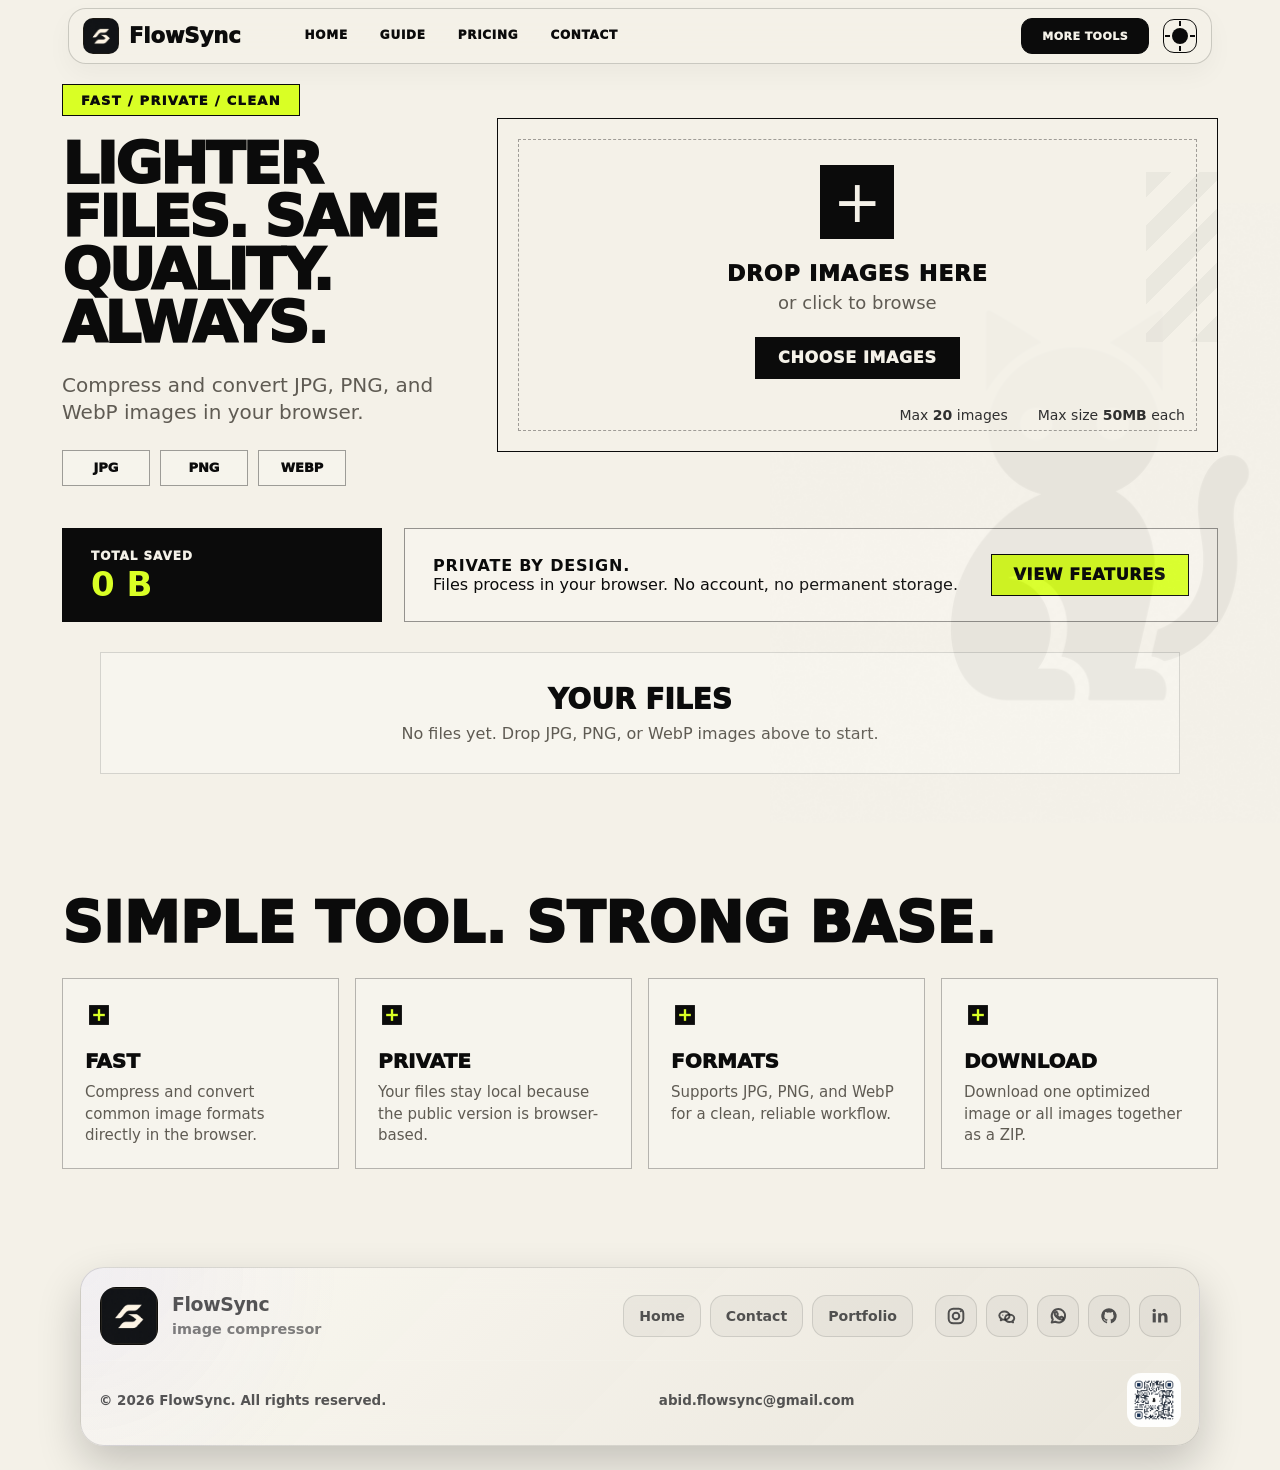
<file: index.html>
<!DOCTYPE html>

<html lang="en">
<head>
<meta charset="utf-8"/>
<meta name="viewport" content="width=device-width, initial-scale=1, viewport-fit=cover"/>
<title>FlowSync - Image compressor and converter</title>
<meta name="description" content="Compress PNG, JPG, and WebP images privately in your browser with FlowSync."/>
<meta name="robots" content="index, follow, max-image-preview:large"/>
<meta name="author" content="Abid Hasan"/>
<meta name="theme-color" content="#06090f"/>
<meta name="color-scheme" content="dark light"/>
<meta name="referrer" content="strict-origin-when-cross-origin"/>
<link rel="canonical" href="https://abid-root.github.io/coldboot-compressor/"/>
<link rel="manifest" href="site.webmanifest"/>
<link rel="icon" href="assets/common/favicon.ico" sizes="any"/>
<link rel="icon" href="assets/common/favicon-192.png" type="image/png" sizes="192x192"/>
<link rel="apple-touch-icon" href="assets/common/apple-touch-icon.png"/>
<meta property="og:type" content="website"/>
<meta property="og:site_name" content="FlowSync"/>
<meta property="og:title" content="FlowSync - Image compressor and converter"/>
<meta property="og:description" content="Compress PNG, JPG, and WebP images privately in your browser with FlowSync."/>
<meta property="og:url" content="https://abid-root.github.io/coldboot-compressor/"/>
<meta property="og:image" content="https://abid-root.github.io/coldboot-compressor/assets/common/compress-og.png"/>
<meta property="og:image:secure_url" content="https://abid-root.github.io/coldboot-compressor/assets/common/compress-og.png"/>
<meta property="og:image:width" content="1200"/>
<meta property="og:image:height" content="630"/>
<meta property="og:image:alt" content="FlowSync - Image compressor and converter preview image"/>
<meta name="twitter:card" content="summary_large_image"/>
<meta name="twitter:title" content="FlowSync - Image compressor and converter"/>
<meta name="twitter:description" content="Compress PNG, JPG, and WebP images privately in your browser with FlowSync."/>
<meta name="twitter:image" content="https://abid-root.github.io/coldboot-compressor/assets/common/compress-og.png"/>
<script type="application/ld+json">{"@context":"https://schema.org","@type":"WebPage","name":"FlowSync - Image compressor and converter","url":"https://abid-root.github.io/coldboot-compressor/","description":"Compress PNG, JPG, and WebP images privately in your browser with FlowSync.","publisher":{"@type":"Organization","name":"FlowSync"},"author":{"@type":"Person","name":"Abid Hasan"}}</script>
<style id="flowsync-final-device-guard">html{scroll-behavior:smooth;-webkit-text-size-adjust:100%;}body{overflow-x:hidden;}img,svg,video,canvas{max-width:100%;height:auto;}button,a,input,select,textarea{touch-action:manipulation;}:where(a,button,input,select,textarea):focus-visible{outline:2px solid currentColor;outline-offset:3px;}@media(max-width:760px){:where(.nav,.topbar,.header,.site-header,.navbar){max-width:100%;}:where(h1,.hero-title){overflow-wrap:break-word;}}</style>
<link href="assets/css/styles.css" rel="stylesheet"/>
</head>
<body>
<main class="site-shell">
<nav class="nav">
<a class="logo" href="./"><img alt="Blackone" aria-hidden="true" class="logo-mark logo-mark-light" decoding="async" loading="lazy" src="assets/img/blackone.webp"/><img alt="Whiteone" aria-hidden="true" class="logo-mark logo-mark-dark" decoding="async" loading="lazy" src="assets/img/whiteone.webp"/><span class="brand-name">FlowSync</span></a>
<div class="nav-links">
<a href="./">Home</a>
<a href="guide/">Guide</a>
<a href="pricing/">Pricing</a>
<a href="https://abid-root.github.io/contact/">Contact</a>
</div>
<div class="nav-actions">
<a class="btn-dark more-tools-btn" href="https://abid-root.github.io/">More tools</a>
<button aria-label="Toggle theme" class="theme-toggle theme-icon-toggle" id="themeToggle" type="button">
<span aria-hidden="true" class="toggle-sun"></span>
<span aria-hidden="true" class="toggle-moon"></span>
</button>
</div>
<button aria-label="Menu" class="btn icon-btn" type="button">
          ☰
        </button>
</nav>
<section class="hero">
<img alt="Cat Watermark" class="cat-mark" decoding="async" loading="lazy" src="assets/img/cat-watermark.png"/>
<div class="stripes"></div>
<div class="hero-copy">
<span class="eyebrow">FAST / PRIVATE / CLEAN</span>
<h1>Lighter files. Same quality. Always.</h1>
<p class="lede">
            Compress and convert JPG, PNG, and WebP images in your browser.
          </p>
<div class="formats">
<span>JPG</span><span>PNG</span><span>WEBP</span>
</div>
</div>
<div class="drop-panel" id="dropZone">
<div class="plus">+</div>
<div class="drop-title">Drop images here</div>
<div class="drop-sub">or click to browse</div>
<button class="btn btn-dark" id="chooseBtn">Choose images</button>
<input accept="image/jpeg,image/png,image/webp" class="file-input" id="fileInput" multiple="" type="file"/>
<div class="drop-meta">
<span>Max <b>20</b> images</span><span>Max size <b>50MB</b> each</span>
</div>
</div>
</section>
<section class="status-bar">
<div class="total-card">
<small>Total saved</small><strong><span id="totalSaved">0 B</span> <span id="totalPercent"></span></strong>
</div>
<div class="tip-card">
<div>
<b>Private by design.</b><br/>Files process in your browser. No
            account, no permanent storage.
          </div>
<a class="btn btn-lime" href="#features">View features</a>
</div>
</section>
<section class="upload-empty-card" id="uploadEmptyCard">
<h2>Your files</h2>
<p>No files yet. Drop JPG, PNG, or WebP images above to start.</p>
</section>
<section class="tinypng-results" id="tinyResults">
<div class="tiny-status-head">
<div class="tiny-status-copy">
<h2 id="tinyStatusTitle">Just a minute...</h2>
<p id="tinyStatusText">
              Your images are being optimized right now.
            </p>
</div>
<div class="tiny-progress-badge" id="tinyProgressBadge">0%</div>
<div class="tiny-done-actions" id="tinyDoneActions">
<button class="tiny-icon-btn" id="tinyZipTop" type="button">
              ZIP
            </button>
<button class="tiny-download-all" id="tinyDownloadTop" type="button">
              Download all images
            </button>
</div>
</div>
<div class="tiny-file-list" id="tinyFileList"></div>
<div class="tiny-bottom-bar" id="tinyBottomBar">
<span>Browser-based. No upload server.</span>
<button class="tiny-clear-all" id="tinyClearBottom" type="button">
            Clear
          </button>
<button class="tiny-icon-btn" id="tinyZipBottom" type="button">
            ZIP
          </button>
<button class="tiny-download-all" id="tinyDownloadBottom" type="button">
            Download all images
          </button>
</div>
</section>
<section class="section" id="features">
<h2>Simple tool. Strong base.</h2>
<div class="features-grid">
<div class="feature">
<div class="feature-icon">
<img alt="Feature Placeholder" decoding="async" loading="lazy" src="assets/img/feature-placeholder.svg"/>
</div>
<h3>Fast</h3>
<p>
              Compress and convert common image formats directly in the browser.
            </p>
</div>
<div class="feature">
<div class="feature-icon">
<img alt="Feature Placeholder" decoding="async" loading="lazy" src="assets/img/feature-placeholder.svg"/>
</div>
<h3>Private</h3>
<p>
              Your files stay local because the public version is browser-based.
            </p>
</div>
<div class="feature">
<div class="feature-icon">
<img alt="Feature Placeholder" decoding="async" loading="lazy" src="assets/img/feature-placeholder.svg"/>
</div>
<h3>Formats</h3>
<p>Supports JPG, PNG, and WebP for a clean, reliable workflow.</p>
</div>
<div class="feature">
<div class="feature-icon">
<img alt="Feature Placeholder" decoding="async" loading="lazy" src="assets/img/feature-placeholder.svg"/>
</div>
<h3>Download</h3>
<p>Download one optimized image or all images together as a ZIP.</p>
</div>
</div>
</section>
</main>
<script src="assets/js/app.js" type="module"></script>
<footer aria-label="Site footer" class="fs-mini-footer">
<div class="fs-mini-footer-main">
<a aria-label="Abid Hasan portfolio" class="fs-mini-brand" href="https://abid-root.github.io/">
<img alt="FlowSync logo" class="fs-mini-logo" decoding="async" loading="lazy" src="assets/common/blackone.webp"/>
<span class="fs-mini-title"><strong>FlowSync</strong><span>image compressor</span></span>
</a>
<nav aria-label="Footer links" class="fs-mini-links">
<a href="index.html">Home</a>
<a href="https://abid-root.github.io/contact/">Contact</a>
<a href="https://abid-root.github.io/">Portfolio</a>
</nav>
<div aria-label="Social links" class="fs-mini-social">
<a aria-label="Instagram" href="https://www.instagram.com/abid_flowsync/" rel="noopener noreferrer" target="_blank"><svg aria-hidden="true" viewBox="0 0 24 24"><rect height="16" rx="5" width="16" x="4" y="4"></rect><circle cx="12" cy="12" r="3.6"></circle><circle class="dot" cx="17.2" cy="6.8" r="1.2"></circle></svg></a>
<a aria-label="WeChat" href="https://u.wechat.com/IC6mJ_H7yV2F3v-F8A2mco8" rel="noopener noreferrer" target="_blank"><svg aria-hidden="true" viewBox="0 0 24 24"><path d="M9.2 7.1c-3.1 0-5.6 2-5.6 4.4 0 1.3.8 2.5 2.1 3.3l-.5 1.9 2.1-1c.6.2 1.2.3 1.9.3 3.1 0 5.6-2 5.6-4.5S12.3 7.1 9.2 7.1Z"></path><path d="M14.9 10.5c2.8 0 5 1.8 5 4 0 1.1-.6 2.2-1.7 2.9l.4 1.6-1.8-.8c-.6.2-1.2.3-1.9.3-2.8 0-5-1.8-5-4s2.2-4 5-4Z"></path><circle class="dot" cx="7.4" cy="11" r=".75"></circle><circle class="dot" cx="10.9" cy="11" r=".75"></circle></svg></a>
<a aria-label="WhatsApp" href="https://api.whatsapp.com/send?phone=8801933923053" rel="noopener noreferrer" target="_blank"><svg aria-hidden="true" viewBox="0 0 24 24"><path d="M5.1 19.2 6.3 15.8A7.3 7.3 0 1 1 8.9 18.2L5.1 19.2Z"></path><path d="M9.1 8.3c.3-.6.5-.7.9-.7h.5c.2 0 .4.1.5.4l.7 1.7c.1.3 0 .5-.1.7l-.4.5c-.1.2-.2.3 0 .6.4.7 1.4 1.8 2.5 2.3.3.1.5.1.7-.1l.7-.8c.2-.2.4-.2.7-.1l1.6.8c.3.1.4.3.4.6-.1.7-.9 1.7-1.9 1.7-1.8 0-5.7-1.8-7.3-5.3-.4-.9-.4-1.7-.1-2.3Z"></path></svg></a>
<a aria-label="GitHub" href="https://github.com/abid-root" rel="noopener noreferrer" target="_blank"><svg aria-hidden="true" viewBox="0 0 24 24"><path class="fill" d="M12 3.6a8.4 8.4 0 0 0-2.7 16.4c.4.1.6-.2.6-.4v-1.6c-2.3.5-2.8-1-2.8-1-.4-.9-.9-1.1-.9-1.1-.7-.5.1-.5.1-.5.8.1 1.3.9 1.3.9.7 1.3 2 .9 2.5.7.1-.6.3-1 .5-1.2-1.8-.2-3.7-.9-3.7-3.9 0-.9.3-1.6.8-2.1-.1-.2-.4-1 .1-2.1 0 0 .7-.2 2.2.8.6-.2 1.3-.3 2-.3s1.4.1 2 .3c1.5-1 2.2-.8 2.2-.8.5 1.1.2 1.9.1 2.1.5.6.8 1.3.8 2.1 0 3-1.9 3.7-3.7 3.9.3.3.6.8.6 1.6v2.2c0 .2.2.5.6.4A8.4 8.4 0 0 0 12 3.6Z"></path></svg></a>
<a aria-label="LinkedIn" href="https://www.linkedin.com/in/abid-flowsync" rel="noopener noreferrer" target="_blank"><svg aria-hidden="true" viewBox="0 0 24 24"><rect class="fill" height="10" width="3.4" x="4" y="9"></rect><circle class="fill" cx="5.7" cy="6" r="1.8"></circle><path class="fill" d="M10 9h3.2v1.4c.5-.8 1.5-1.6 3.1-1.6 3.2 0 3.9 2.1 3.9 4.8V19h-3.4v-5c0-1.2 0-2.8-1.7-2.8s-1.9 1.3-1.9 2.7V19H10V9Z"></path></svg></a>
</div>
</div>
<div class="fs-mini-bottom">
<span>© 2026 FlowSync. All rights reserved.</span>
<a class="fs-mini-email" href="mailto:abid.flowsync@gmail.com">abid.flowsync@gmail.com</a>
<a aria-label="Open Abid Hasan contact page" class="fs-mini-qr" href="https://abid-root.github.io/contact/">
<img alt="QR code for Abid Hasan contact page" decoding="async" loading="lazy" src="assets/common/flowsync-main-site-qr.png"/>
</a>
</div>
</footer>
</body>
</html>
</file>
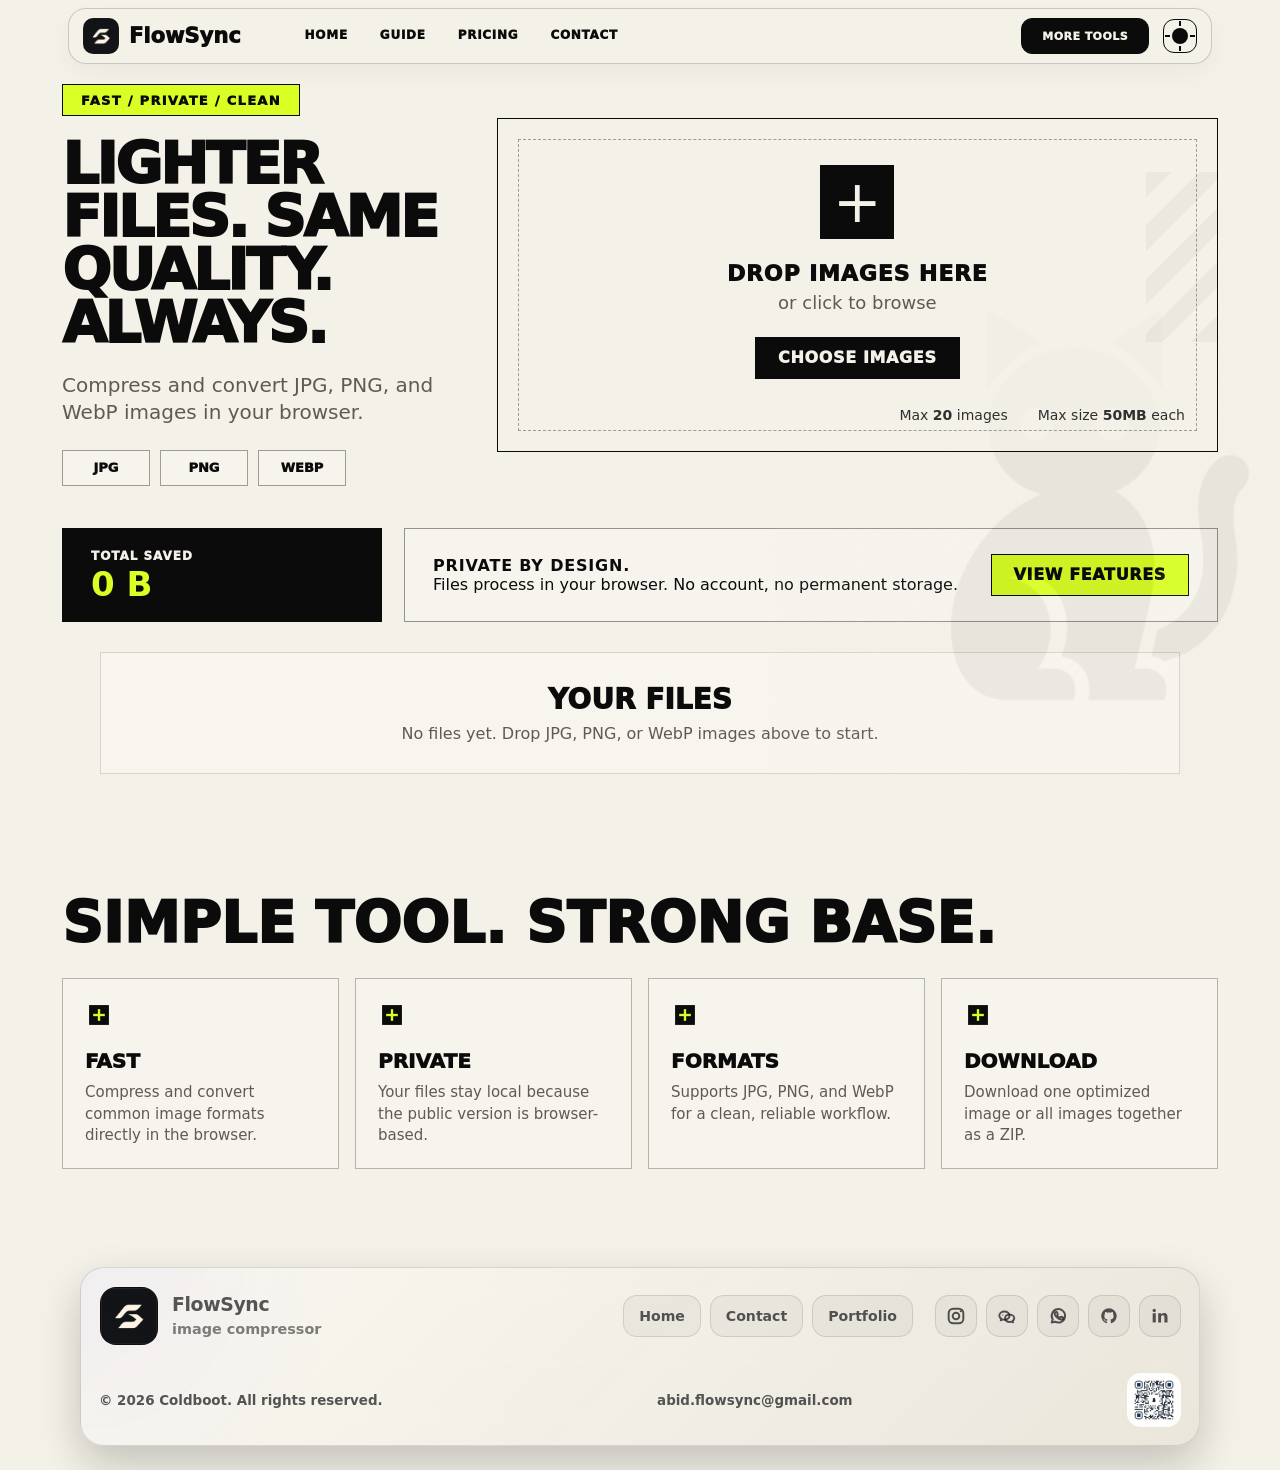
<file: flowsync-compressor-ready/index.html>
<!DOCTYPE html>

<html lang="en">
<head>
<meta charset="utf-8"/>
<meta content="width=device-width, initial-scale=1" name="viewport"/>
<title>FlowSync - Image compressor and converter</title>
<meta content="Compress JPG, PNG and WebP images directly in your browser. No backend, no uploads, private and fast." name="description"/>


<link href="site.webmanifest" rel="manifest"/>

<link href="assets/css/styles.css" rel="stylesheet"/>
<link href="assets/common/favicon-192.png" rel="icon" type="image/png"/><link href="assets/common/apple-touch-icon.png" rel="apple-touch-icon"/><script type="application/ld+json">{"@context": "https://schema.org", "@type": "WebSite", "name": "FlowSync Image Compressor", "url": "https://abid-root.github.io/coldboot-compressor-final/", "description": "Compress JPG, PNG and WebP images directly in your browser. No backend, no uploads, private and fast.", "publisher": {"@type": "Organization", "name": "FlowSync", "parentOrganization": {"@type": "Organization", "name": "Coldboot"}}, "author": {"@type": "Person", "name": "Abid Hasan"}}</script>
<meta name="description" content="Compress JPG, PNG, and WebP images privately in your browser with FlowSync, a Coldboot tool.">
<meta name="robots" content="index, follow, max-image-preview:large">
<meta name="author" content="Abid Hasan">
<meta name="theme-color" content="#06090f">
<meta name="color-scheme" content="dark light">
<meta name="referrer" content="strict-origin-when-cross-origin">
<link rel="canonical" href="https://abid-root.github.io/coldboot-compressor-final/">
<meta property="og:type" content="website">
<meta property="og:site_name" content="FlowSync">
<meta property="og:title" content="FlowSync - Image compressor and converter">
<meta property="og:description" content="Compress JPG, PNG, and WebP images privately in your browser with FlowSync, a Coldboot tool.">
<meta property="og:url" content="https://abid-root.github.io/coldboot-compressor-final/">
<meta property="og:image" content="https://abid-root.github.io/coldboot-compressor-final/assets/common/og.png">
<meta property="og:image:width" content="1200">
<meta property="og:image:height" content="630">
<meta name="twitter:card" content="summary_large_image">
<meta name="twitter:title" content="FlowSync - Image compressor and converter">
<meta name="twitter:description" content="Compress JPG, PNG, and WebP images privately in your browser with FlowSync, a Coldboot tool.">
<meta name="twitter:image" content="https://abid-root.github.io/coldboot-compressor-final/assets/common/og.png">

</head>
<body>
<main class="site-shell">
<nav class="nav">
<a class="logo" href="./"><img alt="Blackone" aria-hidden="true" class="logo-mark logo-mark-light" decoding="async" loading="lazy" src="assets/img/blackone.webp"/><img alt="Whiteone" aria-hidden="true" class="logo-mark logo-mark-dark" decoding="async" loading="lazy" src="assets/img/whiteone.webp"/><span class="brand-name">FlowSync</span></a>
<div class="nav-links">
<a href="./">Home</a>
<a href="guide/">Guide</a>
<a href="pricing/">Pricing</a>
<a href="https://abid-root.github.io/contact/">Contact</a>
</div>
<div class="nav-actions">
<a class="btn-dark more-tools-btn" href="https://abid-root.github.io/">More tools</a>
<button aria-label="Toggle theme" class="theme-toggle theme-icon-toggle" id="themeToggle" type="button">
<span aria-hidden="true" class="toggle-sun"></span>
<span aria-hidden="true" class="toggle-moon"></span>
</button>
</div>
<button aria-label="Menu" class="btn icon-btn" type="button">
          ☰
        </button>
</nav>
<section class="hero">
<img alt="Cat Watermark" class="cat-mark" decoding="async" loading="lazy" src="assets/img/cat-watermark.png"/>
<div class="stripes"></div>
<div class="hero-copy">
<span class="eyebrow">FAST / PRIVATE / CLEAN</span>
<h1>Lighter files. Same quality. Always.</h1>
<p class="lede">
            Compress and convert JPG, PNG, and WebP images in your browser.
          </p>
<div class="formats">
<span>JPG</span><span>PNG</span><span>WEBP</span>
</div>
</div>
<div class="drop-panel" id="dropZone">
<div class="plus">+</div>
<div class="drop-title">Drop images here</div>
<div class="drop-sub">or click to browse</div>
<button class="btn btn-dark" id="chooseBtn">Choose images</button>
<input accept="image/jpeg,image/png,image/webp" class="file-input" id="fileInput" multiple="" type="file"/>
<div class="drop-meta">
<span>Max <b>20</b> images</span><span>Max size <b>50MB</b> each</span>
</div>
</div>
</section>
<section class="status-bar">
<div class="total-card">
<small>Total saved</small><strong><span id="totalSaved">0 B</span> <span id="totalPercent"></span></strong>
</div>
<div class="tip-card">
<div>
<b>Private by design.</b><br/>Files process in your browser. No
            account, no permanent storage.
          </div>
<a class="btn btn-lime" href="#features">View features</a>
</div>
</section>
<section class="upload-empty-card" id="uploadEmptyCard">
<h2>Your files</h2>
<p>No files yet. Drop JPG, PNG, or WebP images above to start.</p>
</section>
<section class="tinypng-results" id="tinyResults">
<div class="tiny-status-head">
<div class="tiny-status-copy">
<h2 id="tinyStatusTitle">Just a minute...</h2>
<p id="tinyStatusText">
              Your images are being optimized right now.
            </p>
</div>
<div class="tiny-progress-badge" id="tinyProgressBadge">0%</div>
<div class="tiny-done-actions" id="tinyDoneActions">
<button class="tiny-icon-btn" id="tinyZipTop" type="button">
              ZIP
            </button>
<button class="tiny-download-all" id="tinyDownloadTop" type="button">
              Download all images
            </button>
</div>
</div>
<div class="tiny-file-list" id="tinyFileList"></div>
<div class="tiny-bottom-bar" id="tinyBottomBar">
<span>Browser-based. No upload server.</span>
<button class="tiny-clear-all" id="tinyClearBottom" type="button">
            Clear
          </button>
<button class="tiny-icon-btn" id="tinyZipBottom" type="button">
            ZIP
          </button>
<button class="tiny-download-all" id="tinyDownloadBottom" type="button">
            Download all images
          </button>
</div>
</section>
<section class="section" id="features">
<h2>Simple tool. Strong base.</h2>
<div class="features-grid">
<div class="feature">
<div class="feature-icon">
<img alt="Feature Placeholder" decoding="async" loading="lazy" src="assets/img/feature-placeholder.svg"/>
</div>
<h3>Fast</h3>
<p>
              Compress and convert common image formats directly in the browser.
            </p>
</div>
<div class="feature">
<div class="feature-icon">
<img alt="Feature Placeholder" decoding="async" loading="lazy" src="assets/img/feature-placeholder.svg"/>
</div>
<h3>Private</h3>
<p>
              Your files stay local because the public version is browser-based.
            </p>
</div>
<div class="feature">
<div class="feature-icon">
<img alt="Feature Placeholder" decoding="async" loading="lazy" src="assets/img/feature-placeholder.svg"/>
</div>
<h3>Formats</h3>
<p>Supports JPG, PNG, and WebP for a clean, reliable workflow.</p>
</div>
<div class="feature">
<div class="feature-icon">
<img alt="Feature Placeholder" decoding="async" loading="lazy" src="assets/img/feature-placeholder.svg"/>
</div>
<h3>Download</h3>
<p>Download one optimized image or all images together as a ZIP.</p>
</div>
</div>
</section>
</main>
<script src="assets/js/app.js" type="module"></script>
<footer aria-label="Site footer" class="fs-mini-footer">
<div class="fs-mini-footer-main">
<a aria-label="Abid Hasan portfolio" class="fs-mini-brand" href="https://abid-root.github.io/">
<img alt="FlowSync logo" class="fs-mini-logo" decoding="async" loading="lazy" src="assets/common/blackone.webp"/>
<span class="fs-mini-title"><strong>FlowSync</strong><span>image compressor</span></span>
</a>
<nav aria-label="Footer links" class="fs-mini-links">
<a href="index.html">Home</a>
<a href="https://abid-root.github.io/contact/">Contact</a>
<a href="https://abid-root.github.io/">Portfolio</a>
</nav>
<div aria-label="Social links" class="fs-mini-social">
<a aria-label="Instagram" href="https://www.instagram.com/abid_flowsync/" rel="noopener noreferrer" target="_blank"><svg aria-hidden="true" viewBox="0 0 24 24"><rect height="16" rx="5" width="16" x="4" y="4"></rect><circle cx="12" cy="12" r="3.6"></circle><circle class="dot" cx="17.2" cy="6.8" r="1.2"></circle></svg></a>
<a aria-label="WeChat" href="https://u.wechat.com/IC6mJ_H7yV2F3v-F8A2mco8" rel="noopener noreferrer" target="_blank"><svg aria-hidden="true" viewBox="0 0 24 24"><path d="M9.2 7.1c-3.1 0-5.6 2-5.6 4.4 0 1.3.8 2.5 2.1 3.3l-.5 1.9 2.1-1c.6.2 1.2.3 1.9.3 3.1 0 5.6-2 5.6-4.5S12.3 7.1 9.2 7.1Z"></path><path d="M14.9 10.5c2.8 0 5 1.8 5 4 0 1.1-.6 2.2-1.7 2.9l.4 1.6-1.8-.8c-.6.2-1.2.3-1.9.3-2.8 0-5-1.8-5-4s2.2-4 5-4Z"></path><circle class="dot" cx="7.4" cy="11" r=".75"></circle><circle class="dot" cx="10.9" cy="11" r=".75"></circle></svg></a>
<a aria-label="WhatsApp" href="https://api.whatsapp.com/send?phone=8801933923053" rel="noopener noreferrer" target="_blank"><svg aria-hidden="true" viewBox="0 0 24 24"><path d="M5.1 19.2 6.3 15.8A7.3 7.3 0 1 1 8.9 18.2L5.1 19.2Z"></path><path d="M9.1 8.3c.3-.6.5-.7.9-.7h.5c.2 0 .4.1.5.4l.7 1.7c.1.3 0 .5-.1.7l-.4.5c-.1.2-.2.3 0 .6.4.7 1.4 1.8 2.5 2.3.3.1.5.1.7-.1l.7-.8c.2-.2.4-.2.7-.1l1.6.8c.3.1.4.3.4.6-.1.7-.9 1.7-1.9 1.7-1.8 0-5.7-1.8-7.3-5.3-.4-.9-.4-1.7-.1-2.3Z"></path></svg></a>
<a aria-label="GitHub" href="https://github.com/abid-root" rel="noopener noreferrer" target="_blank"><svg aria-hidden="true" viewBox="0 0 24 24"><path class="fill" d="M12 3.6a8.4 8.4 0 0 0-2.7 16.4c.4.1.6-.2.6-.4v-1.6c-2.3.5-2.8-1-2.8-1-.4-.9-.9-1.1-.9-1.1-.7-.5.1-.5.1-.5.8.1 1.3.9 1.3.9.7 1.3 2 .9 2.5.7.1-.6.3-1 .5-1.2-1.8-.2-3.7-.9-3.7-3.9 0-.9.3-1.6.8-2.1-.1-.2-.4-1 .1-2.1 0 0 .7-.2 2.2.8.6-.2 1.3-.3 2-.3s1.4.1 2 .3c1.5-1 2.2-.8 2.2-.8.5 1.1.2 1.9.1 2.1.5.6.8 1.3.8 2.1 0 3-1.9 3.7-3.7 3.9.3.3.6.8.6 1.6v2.2c0 .2.2.5.6.4A8.4 8.4 0 0 0 12 3.6Z"></path></svg></a>
<a aria-label="LinkedIn" href="https://www.linkedin.com/in/abid-flowsync" rel="noopener noreferrer" target="_blank"><svg aria-hidden="true" viewBox="0 0 24 24"><rect class="fill" height="10" width="3.4" x="4" y="9"></rect><circle class="fill" cx="5.7" cy="6" r="1.8"></circle><path class="fill" d="M10 9h3.2v1.4c.5-.8 1.5-1.6 3.1-1.6 3.2 0 3.9 2.1 3.9 4.8V19h-3.4v-5c0-1.2 0-2.8-1.7-2.8s-1.9 1.3-1.9 2.7V19H10V9Z"></path></svg></a>
</div>
</div>
<div class="fs-mini-bottom">
<span>© 2026 Coldboot. All rights reserved.</span>
<a class="fs-mini-email" href="mailto:abid.flowsync@gmail.com">abid.flowsync@gmail.com</a>
<a aria-label="Open Abid Hasan contact page" class="fs-mini-qr" href="https://abid-root.github.io/contact/">
<img alt="QR code for Abid Hasan contact page" decoding="async" loading="lazy" src="assets/common/flowsync-main-site-qr.png"/>
</a>
</div>
</footer>
</body>
</html>
</file>
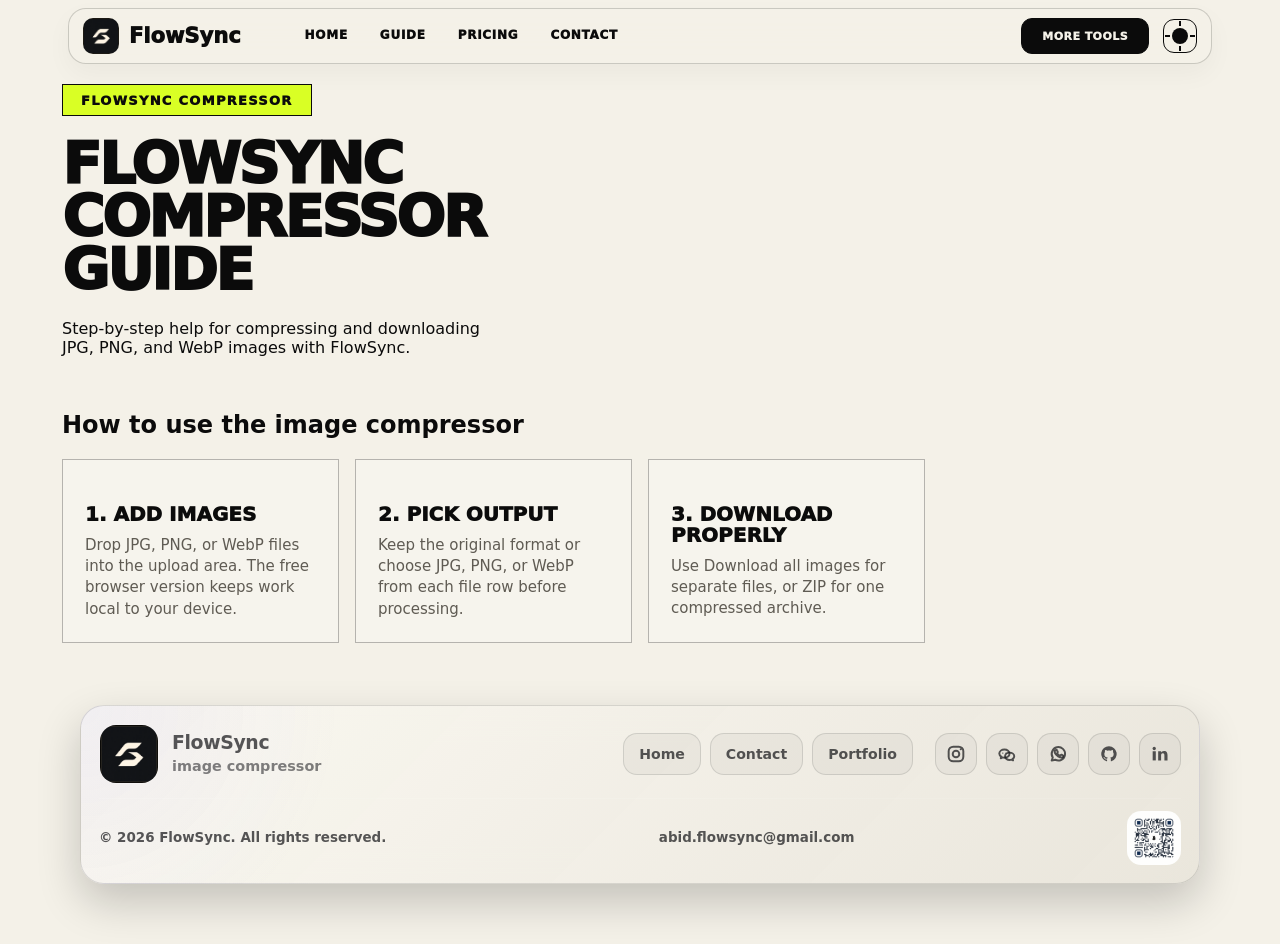
<file: guide/index.html>
<!DOCTYPE html>
<html lang="en">
<head>
<meta charset="utf-8"/>
<meta name="viewport" content="width=device-width, initial-scale=1, viewport-fit=cover"/>
<title>FlowSync Compressor Guide</title>
<meta name="description" content="Learn how to use FlowSync with clear steps, private browser-first tools, and clean output."/>
<meta name="robots" content="index, follow, max-image-preview:large"/>
<meta name="author" content="Abid Hasan"/>
<meta name="theme-color" content="#06090f"/>
<meta name="color-scheme" content="dark light"/>
<meta name="referrer" content="strict-origin-when-cross-origin"/>
<link rel="canonical" href="https://abid-root.github.io/coldboot-compressor/guide/"/>
<link rel="manifest" href="../site.webmanifest"/>
<link rel="icon" href="../assets/common/favicon.ico" sizes="any"/>
<link rel="icon" href="../assets/common/favicon-192.png" type="image/png" sizes="192x192"/>
<link rel="apple-touch-icon" href="../assets/common/apple-touch-icon.png"/>
<meta property="og:type" content="website"/>
<meta property="og:site_name" content="FlowSync"/>
<meta property="og:title" content="FlowSync Compressor Guide"/>
<meta property="og:description" content="Learn how to use FlowSync with clear steps, private browser-first tools, and clean output."/>
<meta property="og:url" content="https://abid-root.github.io/coldboot-compressor/guide/"/>
<meta property="og:image" content="https://abid-root.github.io/coldboot-compressor/assets/common/compress-og.png"/>
<meta property="og:image:secure_url" content="https://abid-root.github.io/coldboot-compressor/assets/common/compress-og.png"/>
<meta property="og:image:width" content="1200"/>
<meta property="og:image:height" content="630"/>
<meta property="og:image:alt" content="FlowSync Compressor Guide preview image"/>
<meta name="twitter:card" content="summary_large_image"/>
<meta name="twitter:title" content="FlowSync Compressor Guide"/>
<meta name="twitter:description" content="Learn how to use FlowSync with clear steps, private browser-first tools, and clean output."/>
<meta name="twitter:image" content="https://abid-root.github.io/coldboot-compressor/assets/common/compress-og.png"/>
<script type="application/ld+json">{"@context":"https://schema.org","@type":"WebPage","name":"FlowSync Compressor Guide","url":"https://abid-root.github.io/coldboot-compressor/guide/","description":"Learn how to use FlowSync with clear steps, private browser-first tools, and clean output.","publisher":{"@type":"Organization","name":"FlowSync"},"author":{"@type":"Person","name":"Abid Hasan"}}</script>
<style id="flowsync-final-device-guard">html{scroll-behavior:smooth;-webkit-text-size-adjust:100%;}body{overflow-x:hidden;}img,svg,video,canvas{max-width:100%;height:auto;}button,a,input,select,textarea{touch-action:manipulation;}:where(a,button,input,select,textarea):focus-visible{outline:2px solid currentColor;outline-offset:3px;}@media(max-width:760px){:where(.nav,.topbar,.header,.site-header,.navbar){max-width:100%;}:where(h1,.hero-title){overflow-wrap:break-word;}}</style>
<link rel="stylesheet" href="../assets/css/styles.css"/>
</head>
<body>
<main class="site-shell">
<nav class="nav">
<a class="logo" href="../index.html"><img alt="FlowSync logo" aria-hidden="true" class="logo-mark logo-mark-light" decoding="async" loading="lazy" src="../assets/img/blackone.webp"/><img alt="FlowSync logo" aria-hidden="true" class="logo-mark logo-mark-dark" decoding="async" loading="lazy" src="../assets/img/whiteone.webp"/><span class="brand-name">FlowSync</span></a>
<div class="nav-links">
<a href="../index.html">Home</a>
<a href="../guide/">Guide</a>
<a href="../pricing/">Pricing</a>
<a href="https://abid-root.github.io/contact/">Contact</a>
</div>
<div class="nav-actions">
<a class="btn-dark more-tools-btn" href="https://abid-root.github.io/">More tools</a>
<button aria-label="Toggle theme" class="theme-toggle theme-icon-toggle" id="themeToggle" type="button"><span aria-hidden="true" class="toggle-sun"></span><span aria-hidden="true" class="toggle-moon"></span></button>
</div>
</nav>
<section class="hero compact-hero">
<div class="hero-copy">
<span class="eyebrow">FlowSync compressor</span>
<h1>FlowSync Compressor Guide</h1>
<p>Step-by-step help for compressing and downloading JPG, PNG, and WebP images with FlowSync.</p>
</div>
</section>
<section class="section">

<h2>How to use the image compressor</h2>
<div class="features-grid">
  <article class="feature"><h3>1. Add images</h3><p>Drop JPG, PNG, or WebP files into the upload area. The free browser version keeps work local to your device.</p></article>
  <article class="feature"><h3>2. Pick output</h3><p>Keep the original format or choose JPG, PNG, or WebP from each file row before processing.</p></article>
  <article class="feature"><h3>3. Download properly</h3><p>Use Download all images for separate files, or ZIP for one compressed archive.</p></article>
</div>

</section>
<footer aria-label="Site footer" class="fs-mini-footer">
<div class="fs-mini-footer-main">
<a aria-label="Abid Hasan portfolio" class="fs-mini-brand" href="https://abid-root.github.io/">
<img alt="FlowSync logo" class="fs-mini-logo" decoding="async" loading="lazy" src="../assets/common/blackone.webp"/>
<span class="fs-mini-title"><strong>FlowSync</strong><span>image compressor</span></span>
</a>
<nav aria-label="Footer links" class="fs-mini-links">
<a href="../index.html">Home</a>
<a href="https://abid-root.github.io/contact/">Contact</a>
<a href="https://abid-root.github.io/">Portfolio</a>
</nav>
<div aria-label="Social links" class="fs-mini-social">
<a aria-label="Instagram" href="https://www.instagram.com/abid_flowsync/" rel="noopener noreferrer" target="_blank"><svg aria-hidden="true" viewBox="0 0 24 24"><rect height="16" rx="5" width="16" x="4" y="4"></rect><circle cx="12" cy="12" r="3.6"></circle><circle class="dot" cx="17.2" cy="6.8" r="1.2"></circle></svg></a>
<a aria-label="WeChat" href="https://u.wechat.com/IC6mJ_H7yV2F3v-F8A2mco8" rel="noopener noreferrer" target="_blank"><svg aria-hidden="true" viewBox="0 0 24 24"><path d="M9.2 7.1c-3.1 0-5.6 2-5.6 4.4 0 1.3.8 2.5 2.1 3.3l-.5 1.9 2.1-1c.6.2 1.2.3 1.9.3 3.1 0 5.6-2 5.6-4.5S12.3 7.1 9.2 7.1Z"></path><path d="M14.9 10.5c2.8 0 5 1.8 5 4 0 1.1-.6 2.2-1.7 2.9l.4 1.6-1.8-.8c-.6.2-1.2.3-1.9.3-2.8 0-5-1.8-5-4s2.2-4 5-4Z"></path><circle class="dot" cx="7.4" cy="11" r=".75"></circle><circle class="dot" cx="10.9" cy="11" r=".75"></circle></svg></a>
<a aria-label="WhatsApp" href="https://api.whatsapp.com/send?phone=8801933923053" rel="noopener noreferrer" target="_blank"><svg aria-hidden="true" viewBox="0 0 24 24"><path d="M5.1 19.2 6.3 15.8A7.3 7.3 0 1 1 8.9 18.2L5.1 19.2Z"></path><path d="M9.1 8.3c.3-.6.5-.7.9-.7h.5c.2 0 .4.1.5.4l.7 1.7c.1.3 0 .5-.1.7l-.4.5c-.1.2-.2.3 0 .6.4.7 1.4 1.8 2.5 2.3.3.1.5.1.7-.1l.7-.8c.2-.2.4-.2.7-.1l1.6.8c.3.1.4.3.4.6-.1.7-.9 1.7-1.9 1.7-1.8 0-5.7-1.8-7.3-5.3-.4-.9-.4-1.7-.1-2.3Z"></path></svg></a>
<a aria-label="GitHub" href="https://github.com/abid-root" rel="noopener noreferrer" target="_blank"><svg aria-hidden="true" viewBox="0 0 24 24"><path class="fill" d="M12 3.6a8.4 8.4 0 0 0-2.7 16.4c.4.1.6-.2.6-.4v-1.6c-2.3.5-2.8-1-2.8-1-.4-.9-.9-1.1-.9-1.1-.7-.5.1-.5.1-.5.8.1 1.3.9 1.3.9.7 1.3 2 .9 2.5.7.1-.6.3-1 .5-1.2-1.8-.2-3.7-.9-3.7-3.9 0-.9.3-1.6.8-2.1-.1-.2-.4-1 .1-2.1 0 0 .7-.2 2.2.8.6-.2 1.3-.3 2-.3s1.4.1 2 .3c1.5-1 2.2-.8 2.2-.8.5 1.1.2 1.9.1 2.1.5.6.8 1.3.8 2.1 0 3-1.9 3.7-3.7 3.9.3.3.6.8.6 1.6v2.2c0 .2.2.5.6.4A8.4 8.4 0 0 0 12 3.6Z"></path></svg></a>
<a aria-label="LinkedIn" href="https://www.linkedin.com/in/abid-flowsync" rel="noopener noreferrer" target="_blank"><svg aria-hidden="true" viewBox="0 0 24 24"><rect class="fill" height="10" width="3.4" x="4" y="9"></rect><circle class="fill" cx="5.7" cy="6" r="1.8"></circle><path class="fill" d="M10 9h3.2v1.4c.5-.8 1.5-1.6 3.1-1.6 3.2 0 3.9 2.1 3.9 4.8V19h-3.4v-5c0-1.2 0-2.8-1.7-2.8s-1.9 1.3-1.9 2.7V19H10V9Z"></path></svg></a>
</div>
</div>
<div class="fs-mini-bottom">
<span>© 2026 FlowSync. All rights reserved.</span>
<a class="fs-mini-email" href="mailto:abid.flowsync@gmail.com">abid.flowsync@gmail.com</a>
<a aria-label="Open Abid Hasan contact page" class="fs-mini-qr" href="https://abid-root.github.io/contact/">
<img alt="QR code for Abid Hasan contact page" decoding="async" loading="lazy" src="../assets/common/flowsync-main-site-qr.png"/>
</a>
</div>
</footer>
</main>
<script type="module">
import { initTheme } from "../assets/js/modules/theme.js";
initTheme();
</script>
</body>
</html>
</file>
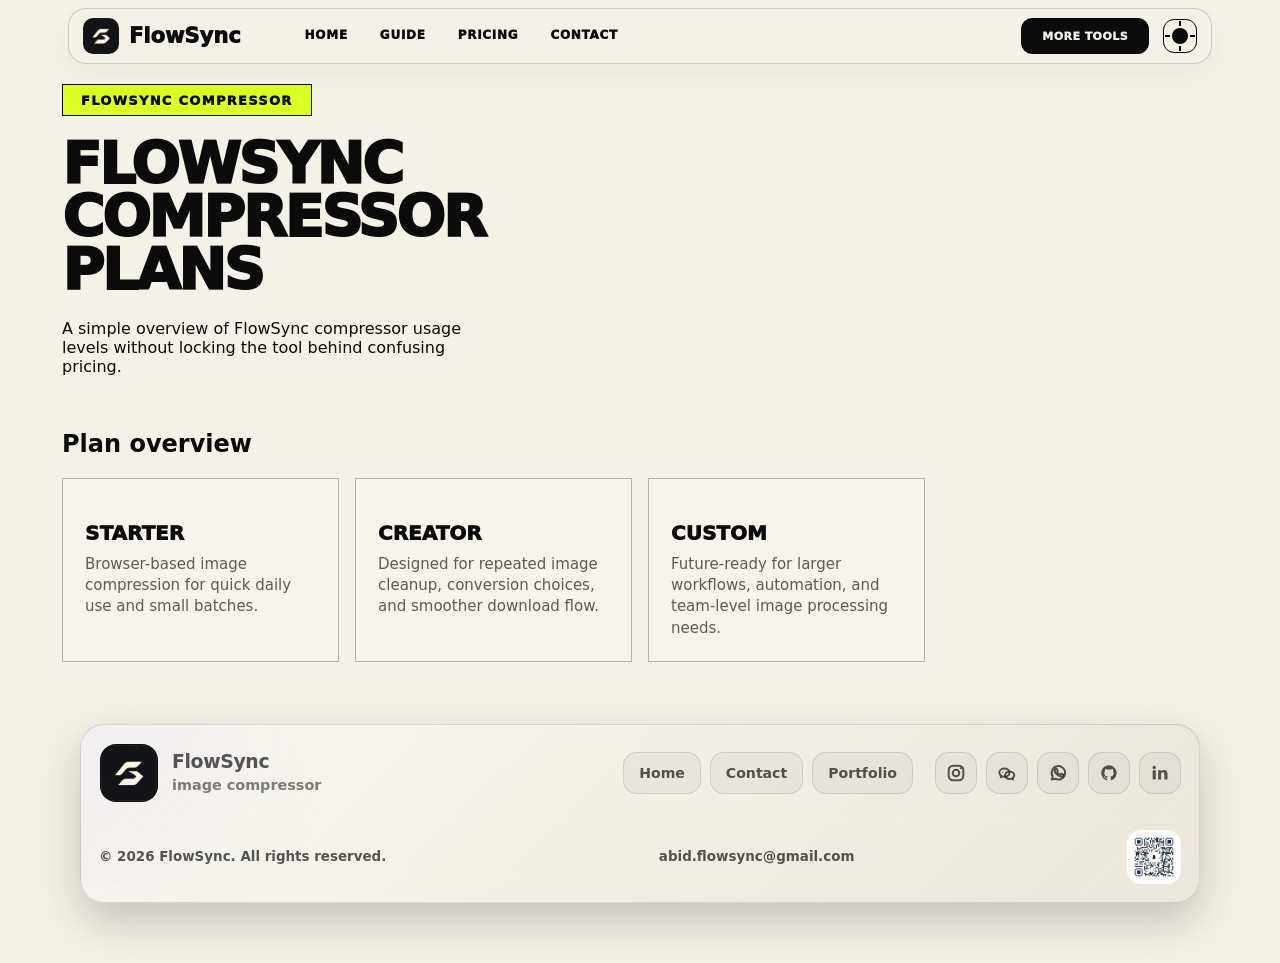
<file: pricing/index.html>
<!DOCTYPE html>
<html lang="en">
<head>
<meta charset="utf-8"/>
<meta name="viewport" content="width=device-width, initial-scale=1, viewport-fit=cover"/>
<title>FlowSync Compressor Plans</title>
<meta name="description" content="Simple FlowSync plan and service information for clean, browser-first tools and project workflows."/>
<meta name="robots" content="index, follow, max-image-preview:large"/>
<meta name="author" content="Abid Hasan"/>
<meta name="theme-color" content="#06090f"/>
<meta name="color-scheme" content="dark light"/>
<meta name="referrer" content="strict-origin-when-cross-origin"/>
<link rel="canonical" href="https://abid-root.github.io/coldboot-compressor/pricing/"/>
<link rel="manifest" href="../site.webmanifest"/>
<link rel="icon" href="../assets/common/favicon.ico" sizes="any"/>
<link rel="icon" href="../assets/common/favicon-192.png" type="image/png" sizes="192x192"/>
<link rel="apple-touch-icon" href="../assets/common/apple-touch-icon.png"/>
<meta property="og:type" content="website"/>
<meta property="og:site_name" content="FlowSync"/>
<meta property="og:title" content="FlowSync Compressor Plans"/>
<meta property="og:description" content="Simple FlowSync plan and service information for clean, browser-first tools and project workflows."/>
<meta property="og:url" content="https://abid-root.github.io/coldboot-compressor/pricing/"/>
<meta property="og:image" content="https://abid-root.github.io/coldboot-compressor/assets/common/compress-og.png"/>
<meta property="og:image:secure_url" content="https://abid-root.github.io/coldboot-compressor/assets/common/compress-og.png"/>
<meta property="og:image:width" content="1200"/>
<meta property="og:image:height" content="630"/>
<meta property="og:image:alt" content="FlowSync Compressor Plans preview image"/>
<meta name="twitter:card" content="summary_large_image"/>
<meta name="twitter:title" content="FlowSync Compressor Plans"/>
<meta name="twitter:description" content="Simple FlowSync plan and service information for clean, browser-first tools and project workflows."/>
<meta name="twitter:image" content="https://abid-root.github.io/coldboot-compressor/assets/common/compress-og.png"/>
<script type="application/ld+json">{"@context":"https://schema.org","@type":"WebPage","name":"FlowSync Compressor Plans","url":"https://abid-root.github.io/coldboot-compressor/pricing/","description":"Simple FlowSync plan and service information for clean, browser-first tools and project workflows.","publisher":{"@type":"Organization","name":"FlowSync"},"author":{"@type":"Person","name":"Abid Hasan"}}</script>
<style id="flowsync-final-device-guard">html{scroll-behavior:smooth;-webkit-text-size-adjust:100%;}body{overflow-x:hidden;}img,svg,video,canvas{max-width:100%;height:auto;}button,a,input,select,textarea{touch-action:manipulation;}:where(a,button,input,select,textarea):focus-visible{outline:2px solid currentColor;outline-offset:3px;}@media(max-width:760px){:where(.nav,.topbar,.header,.site-header,.navbar){max-width:100%;}:where(h1,.hero-title){overflow-wrap:break-word;}}</style>
<link rel="stylesheet" href="../assets/css/styles.css"/>
</head>
<body>
<main class="site-shell">
<nav class="nav">
<a class="logo" href="../index.html"><img alt="FlowSync logo" aria-hidden="true" class="logo-mark logo-mark-light" decoding="async" loading="lazy" src="../assets/img/blackone.webp"/><img alt="FlowSync logo" aria-hidden="true" class="logo-mark logo-mark-dark" decoding="async" loading="lazy" src="../assets/img/whiteone.webp"/><span class="brand-name">FlowSync</span></a>
<div class="nav-links">
<a href="../index.html">Home</a>
<a href="../guide/">Guide</a>
<a href="../pricing/">Pricing</a>
<a href="https://abid-root.github.io/contact/">Contact</a>
</div>
<div class="nav-actions">
<a class="btn-dark more-tools-btn" href="https://abid-root.github.io/">More tools</a>
<button aria-label="Toggle theme" class="theme-toggle theme-icon-toggle" id="themeToggle" type="button"><span aria-hidden="true" class="toggle-sun"></span><span aria-hidden="true" class="toggle-moon"></span></button>
</div>
</nav>
<section class="hero compact-hero">
<div class="hero-copy">
<span class="eyebrow">FlowSync compressor</span>
<h1>FlowSync Compressor Plans</h1>
<p>A simple overview of FlowSync compressor usage levels without locking the tool behind confusing pricing.</p>
</div>
</section>
<section class="section">

<h2>Plan overview</h2>
<div class="features-grid">
  <article class="feature"><h3>Starter</h3><p>Browser-based image compression for quick daily use and small batches.</p></article>
  <article class="feature"><h3>Creator</h3><p>Designed for repeated image cleanup, conversion choices, and smoother download flow.</p></article>
  <article class="feature"><h3>Custom</h3><p>Future-ready for larger workflows, automation, and team-level image processing needs.</p></article>
</div>

</section>
<footer aria-label="Site footer" class="fs-mini-footer">
<div class="fs-mini-footer-main">
<a aria-label="Abid Hasan portfolio" class="fs-mini-brand" href="https://abid-root.github.io/">
<img alt="FlowSync logo" class="fs-mini-logo" decoding="async" loading="lazy" src="../assets/common/blackone.webp"/>
<span class="fs-mini-title"><strong>FlowSync</strong><span>image compressor</span></span>
</a>
<nav aria-label="Footer links" class="fs-mini-links">
<a href="../index.html">Home</a>
<a href="https://abid-root.github.io/contact/">Contact</a>
<a href="https://abid-root.github.io/">Portfolio</a>
</nav>
<div aria-label="Social links" class="fs-mini-social">
<a aria-label="Instagram" href="https://www.instagram.com/abid_flowsync/" rel="noopener noreferrer" target="_blank"><svg aria-hidden="true" viewBox="0 0 24 24"><rect height="16" rx="5" width="16" x="4" y="4"></rect><circle cx="12" cy="12" r="3.6"></circle><circle class="dot" cx="17.2" cy="6.8" r="1.2"></circle></svg></a>
<a aria-label="WeChat" href="https://u.wechat.com/IC6mJ_H7yV2F3v-F8A2mco8" rel="noopener noreferrer" target="_blank"><svg aria-hidden="true" viewBox="0 0 24 24"><path d="M9.2 7.1c-3.1 0-5.6 2-5.6 4.4 0 1.3.8 2.5 2.1 3.3l-.5 1.9 2.1-1c.6.2 1.2.3 1.9.3 3.1 0 5.6-2 5.6-4.5S12.3 7.1 9.2 7.1Z"></path><path d="M14.9 10.5c2.8 0 5 1.8 5 4 0 1.1-.6 2.2-1.7 2.9l.4 1.6-1.8-.8c-.6.2-1.2.3-1.9.3-2.8 0-5-1.8-5-4s2.2-4 5-4Z"></path><circle class="dot" cx="7.4" cy="11" r=".75"></circle><circle class="dot" cx="10.9" cy="11" r=".75"></circle></svg></a>
<a aria-label="WhatsApp" href="https://api.whatsapp.com/send?phone=8801933923053" rel="noopener noreferrer" target="_blank"><svg aria-hidden="true" viewBox="0 0 24 24"><path d="M5.1 19.2 6.3 15.8A7.3 7.3 0 1 1 8.9 18.2L5.1 19.2Z"></path><path d="M9.1 8.3c.3-.6.5-.7.9-.7h.5c.2 0 .4.1.5.4l.7 1.7c.1.3 0 .5-.1.7l-.4.5c-.1.2-.2.3 0 .6.4.7 1.4 1.8 2.5 2.3.3.1.5.1.7-.1l.7-.8c.2-.2.4-.2.7-.1l1.6.8c.3.1.4.3.4.6-.1.7-.9 1.7-1.9 1.7-1.8 0-5.7-1.8-7.3-5.3-.4-.9-.4-1.7-.1-2.3Z"></path></svg></a>
<a aria-label="GitHub" href="https://github.com/abid-root" rel="noopener noreferrer" target="_blank"><svg aria-hidden="true" viewBox="0 0 24 24"><path class="fill" d="M12 3.6a8.4 8.4 0 0 0-2.7 16.4c.4.1.6-.2.6-.4v-1.6c-2.3.5-2.8-1-2.8-1-.4-.9-.9-1.1-.9-1.1-.7-.5.1-.5.1-.5.8.1 1.3.9 1.3.9.7 1.3 2 .9 2.5.7.1-.6.3-1 .5-1.2-1.8-.2-3.7-.9-3.7-3.9 0-.9.3-1.6.8-2.1-.1-.2-.4-1 .1-2.1 0 0 .7-.2 2.2.8.6-.2 1.3-.3 2-.3s1.4.1 2 .3c1.5-1 2.2-.8 2.2-.8.5 1.1.2 1.9.1 2.1.5.6.8 1.3.8 2.1 0 3-1.9 3.7-3.7 3.9.3.3.6.8.6 1.6v2.2c0 .2.2.5.6.4A8.4 8.4 0 0 0 12 3.6Z"></path></svg></a>
<a aria-label="LinkedIn" href="https://www.linkedin.com/in/abid-flowsync" rel="noopener noreferrer" target="_blank"><svg aria-hidden="true" viewBox="0 0 24 24"><rect class="fill" height="10" width="3.4" x="4" y="9"></rect><circle class="fill" cx="5.7" cy="6" r="1.8"></circle><path class="fill" d="M10 9h3.2v1.4c.5-.8 1.5-1.6 3.1-1.6 3.2 0 3.9 2.1 3.9 4.8V19h-3.4v-5c0-1.2 0-2.8-1.7-2.8s-1.9 1.3-1.9 2.7V19H10V9Z"></path></svg></a>
</div>
</div>
<div class="fs-mini-bottom">
<span>© 2026 FlowSync. All rights reserved.</span>
<a class="fs-mini-email" href="mailto:abid.flowsync@gmail.com">abid.flowsync@gmail.com</a>
<a aria-label="Open Abid Hasan contact page" class="fs-mini-qr" href="https://abid-root.github.io/contact/">
<img alt="QR code for Abid Hasan contact page" decoding="async" loading="lazy" src="../assets/common/flowsync-main-site-qr.png"/>
</a>
</div>
</footer>
</main>
<script type="module">
import { initTheme } from "../assets/js/modules/theme.js";
initTheme();
</script>
</body>
</html>
</file>
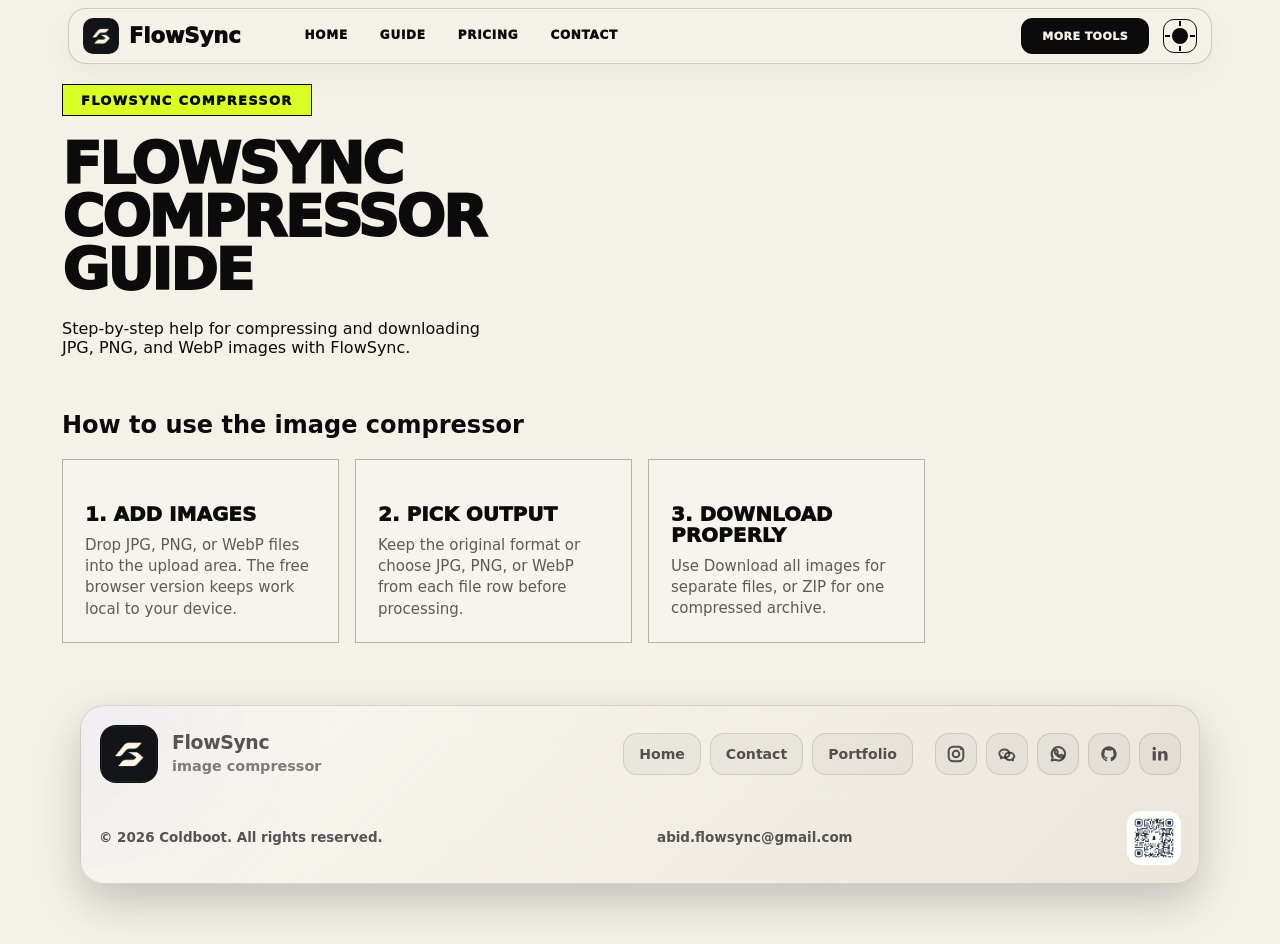
<file: flowsync-compressor-ready/guide/index.html>
<!DOCTYPE html>
<html lang="en">
<head>
<meta charset="utf-8"/>
<meta name="viewport" content="width=device-width, initial-scale=1"/>
<title>FlowSync Compressor Guide | Coldboot</title>
<meta name="description" content="Step-by-step help for compressing and downloading JPG, PNG, and WebP images with FlowSync."/>
<link rel="manifest" href="../site.webmanifest"/>
<link rel="icon" type="image/webp" href="../assets/img/blackone.webp"/>
<link rel="apple-touch-icon" href="../assets/common/apple-touch-icon.png"/>
<link rel="stylesheet" href="../assets/css/styles.css"/>

<meta name="description" content="Step-by-step help for compressing and downloading JPG, PNG, and WebP images with FlowSync.">
<meta name="robots" content="index, follow, max-image-preview:large">
<meta name="author" content="Abid Hasan">
<meta name="theme-color" content="#06090f">
<meta name="color-scheme" content="dark light">
<meta name="referrer" content="strict-origin-when-cross-origin">
<link rel="canonical" href="https://abid-root.github.io/coldboot-compressor-final/guide/">
<meta property="og:type" content="website">
<meta property="og:site_name" content="FlowSync">
<meta property="og:title" content="FlowSync Compressor Guide | Coldboot">
<meta property="og:description" content="Step-by-step help for compressing and downloading JPG, PNG, and WebP images with FlowSync.">
<meta property="og:url" content="https://abid-root.github.io/coldboot-compressor-final/guide/">
<meta property="og:image" content="https://abid-root.github.io/coldboot-compressor-final/assets/common/og.png">
<meta property="og:image:width" content="1200">
<meta property="og:image:height" content="630">
<meta name="twitter:card" content="summary_large_image">
<meta name="twitter:title" content="FlowSync Compressor Guide | Coldboot">
<meta name="twitter:description" content="Step-by-step help for compressing and downloading JPG, PNG, and WebP images with FlowSync.">
<meta name="twitter:image" content="https://abid-root.github.io/coldboot-compressor-final/assets/common/og.png">

</head>
<body>
<main class="site-shell">
<nav class="nav">
<a class="logo" href="../index.html"><img alt="FlowSync logo" aria-hidden="true" class="logo-mark logo-mark-light" decoding="async" loading="lazy" src="../assets/img/blackone.webp"/><img alt="FlowSync logo" aria-hidden="true" class="logo-mark logo-mark-dark" decoding="async" loading="lazy" src="../assets/img/whiteone.webp"/><span class="brand-name">FlowSync</span></a>
<div class="nav-links">
<a href="../index.html">Home</a>
<a href="../guide/">Guide</a>
<a href="../pricing/">Pricing</a>
<a href="https://abid-root.github.io/contact/">Contact</a>
</div>
<div class="nav-actions">
<a class="btn-dark more-tools-btn" href="https://abid-root.github.io/">More tools</a>
<button aria-label="Toggle theme" class="theme-toggle theme-icon-toggle" id="themeToggle" type="button"><span aria-hidden="true" class="toggle-sun"></span><span aria-hidden="true" class="toggle-moon"></span></button>
</div>
</nav>
<section class="hero compact-hero">
<div class="hero-copy">
<span class="eyebrow">FlowSync compressor</span>
<h1>FlowSync Compressor Guide</h1>
<p>Step-by-step help for compressing and downloading JPG, PNG, and WebP images with FlowSync.</p>
</div>
</section>
<section class="section">

<h2>How to use the image compressor</h2>
<div class="features-grid">
  <article class="feature"><h3>1. Add images</h3><p>Drop JPG, PNG, or WebP files into the upload area. The free browser version keeps work local to your device.</p></article>
  <article class="feature"><h3>2. Pick output</h3><p>Keep the original format or choose JPG, PNG, or WebP from each file row before processing.</p></article>
  <article class="feature"><h3>3. Download properly</h3><p>Use Download all images for separate files, or ZIP for one compressed archive.</p></article>
</div>

</section>
<footer aria-label="Site footer" class="fs-mini-footer">
<div class="fs-mini-footer-main">
<a aria-label="Abid Hasan portfolio" class="fs-mini-brand" href="https://abid-root.github.io/">
<img alt="FlowSync logo" class="fs-mini-logo" decoding="async" loading="lazy" src="../assets/common/blackone.webp"/>
<span class="fs-mini-title"><strong>FlowSync</strong><span>image compressor</span></span>
</a>
<nav aria-label="Footer links" class="fs-mini-links">
<a href="../index.html">Home</a>
<a href="https://abid-root.github.io/contact/">Contact</a>
<a href="https://abid-root.github.io/">Portfolio</a>
</nav>
<div aria-label="Social links" class="fs-mini-social">
<a aria-label="Instagram" href="https://www.instagram.com/abid_flowsync/" rel="noopener noreferrer" target="_blank"><svg aria-hidden="true" viewBox="0 0 24 24"><rect height="16" rx="5" width="16" x="4" y="4"></rect><circle cx="12" cy="12" r="3.6"></circle><circle class="dot" cx="17.2" cy="6.8" r="1.2"></circle></svg></a>
<a aria-label="WeChat" href="https://u.wechat.com/IC6mJ_H7yV2F3v-F8A2mco8" rel="noopener noreferrer" target="_blank"><svg aria-hidden="true" viewBox="0 0 24 24"><path d="M9.2 7.1c-3.1 0-5.6 2-5.6 4.4 0 1.3.8 2.5 2.1 3.3l-.5 1.9 2.1-1c.6.2 1.2.3 1.9.3 3.1 0 5.6-2 5.6-4.5S12.3 7.1 9.2 7.1Z"></path><path d="M14.9 10.5c2.8 0 5 1.8 5 4 0 1.1-.6 2.2-1.7 2.9l.4 1.6-1.8-.8c-.6.2-1.2.3-1.9.3-2.8 0-5-1.8-5-4s2.2-4 5-4Z"></path><circle class="dot" cx="7.4" cy="11" r=".75"></circle><circle class="dot" cx="10.9" cy="11" r=".75"></circle></svg></a>
<a aria-label="WhatsApp" href="https://api.whatsapp.com/send?phone=8801933923053" rel="noopener noreferrer" target="_blank"><svg aria-hidden="true" viewBox="0 0 24 24"><path d="M5.1 19.2 6.3 15.8A7.3 7.3 0 1 1 8.9 18.2L5.1 19.2Z"></path><path d="M9.1 8.3c.3-.6.5-.7.9-.7h.5c.2 0 .4.1.5.4l.7 1.7c.1.3 0 .5-.1.7l-.4.5c-.1.2-.2.3 0 .6.4.7 1.4 1.8 2.5 2.3.3.1.5.1.7-.1l.7-.8c.2-.2.4-.2.7-.1l1.6.8c.3.1.4.3.4.6-.1.7-.9 1.7-1.9 1.7-1.8 0-5.7-1.8-7.3-5.3-.4-.9-.4-1.7-.1-2.3Z"></path></svg></a>
<a aria-label="GitHub" href="https://github.com/abid-root" rel="noopener noreferrer" target="_blank"><svg aria-hidden="true" viewBox="0 0 24 24"><path class="fill" d="M12 3.6a8.4 8.4 0 0 0-2.7 16.4c.4.1.6-.2.6-.4v-1.6c-2.3.5-2.8-1-2.8-1-.4-.9-.9-1.1-.9-1.1-.7-.5.1-.5.1-.5.8.1 1.3.9 1.3.9.7 1.3 2 .9 2.5.7.1-.6.3-1 .5-1.2-1.8-.2-3.7-.9-3.7-3.9 0-.9.3-1.6.8-2.1-.1-.2-.4-1 .1-2.1 0 0 .7-.2 2.2.8.6-.2 1.3-.3 2-.3s1.4.1 2 .3c1.5-1 2.2-.8 2.2-.8.5 1.1.2 1.9.1 2.1.5.6.8 1.3.8 2.1 0 3-1.9 3.7-3.7 3.9.3.3.6.8.6 1.6v2.2c0 .2.2.5.6.4A8.4 8.4 0 0 0 12 3.6Z"></path></svg></a>
<a aria-label="LinkedIn" href="https://www.linkedin.com/in/abid-flowsync" rel="noopener noreferrer" target="_blank"><svg aria-hidden="true" viewBox="0 0 24 24"><rect class="fill" height="10" width="3.4" x="4" y="9"></rect><circle class="fill" cx="5.7" cy="6" r="1.8"></circle><path class="fill" d="M10 9h3.2v1.4c.5-.8 1.5-1.6 3.1-1.6 3.2 0 3.9 2.1 3.9 4.8V19h-3.4v-5c0-1.2 0-2.8-1.7-2.8s-1.9 1.3-1.9 2.7V19H10V9Z"></path></svg></a>
</div>
</div>
<div class="fs-mini-bottom">
<span>© 2026 Coldboot. All rights reserved.</span>
<a class="fs-mini-email" href="mailto:abid.flowsync@gmail.com">abid.flowsync@gmail.com</a>
<a aria-label="Open Abid Hasan contact page" class="fs-mini-qr" href="https://abid-root.github.io/contact/">
<img alt="QR code for Abid Hasan contact page" decoding="async" loading="lazy" src="../assets/common/flowsync-main-site-qr.png"/>
</a>
</div>
</footer>
</main>
<script type="module">
import { initTheme } from "../assets/js/modules/theme.js";
initTheme();
</script>
</body>
</html>
</file>
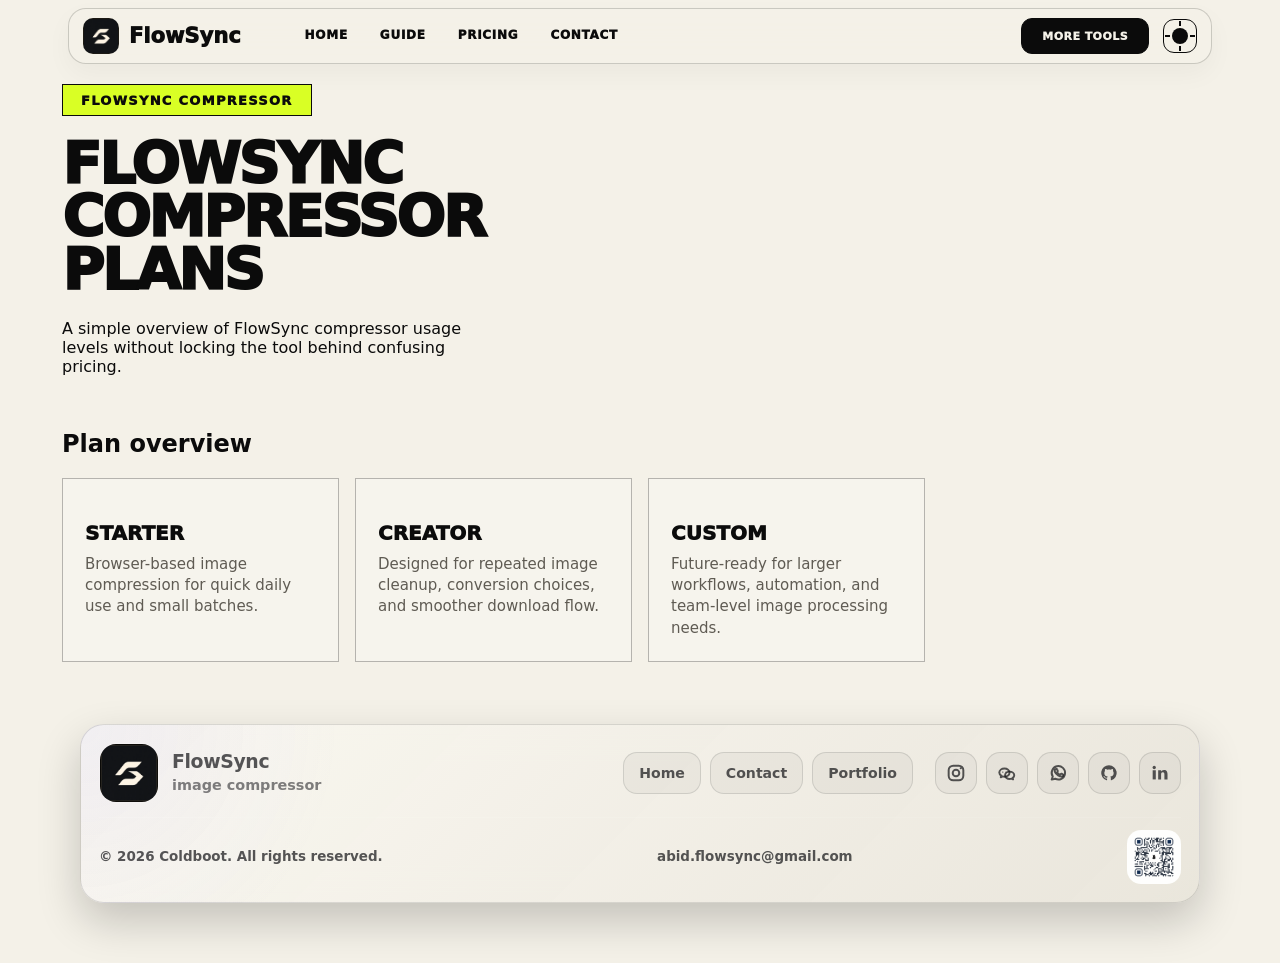
<file: flowsync-compressor-ready/pricing/index.html>
<!DOCTYPE html>
<html lang="en">
<head>
<meta charset="utf-8"/>
<meta name="viewport" content="width=device-width, initial-scale=1"/>
<title>FlowSync Compressor Plans | Coldboot</title>
<meta name="description" content="A simple overview of FlowSync compressor usage levels without locking the tool behind confusing pricing."/>
<link rel="manifest" href="../site.webmanifest"/>
<link rel="icon" type="image/webp" href="../assets/img/blackone.webp"/>
<link rel="apple-touch-icon" href="../assets/common/apple-touch-icon.png"/>
<link rel="stylesheet" href="../assets/css/styles.css"/>

<meta name="description" content="A simple overview of FlowSync compressor usage levels without locking the tool behind confusing pricing.">
<meta name="robots" content="index, follow, max-image-preview:large">
<meta name="author" content="Abid Hasan">
<meta name="theme-color" content="#06090f">
<meta name="color-scheme" content="dark light">
<meta name="referrer" content="strict-origin-when-cross-origin">
<link rel="canonical" href="https://abid-root.github.io/coldboot-compressor-final/pricing/">
<meta property="og:type" content="website">
<meta property="og:site_name" content="FlowSync">
<meta property="og:title" content="FlowSync Compressor Plans | Coldboot">
<meta property="og:description" content="A simple overview of FlowSync compressor usage levels without locking the tool behind confusing pricing.">
<meta property="og:url" content="https://abid-root.github.io/coldboot-compressor-final/pricing/">
<meta property="og:image" content="https://abid-root.github.io/coldboot-compressor-final/assets/common/og.png">
<meta property="og:image:width" content="1200">
<meta property="og:image:height" content="630">
<meta name="twitter:card" content="summary_large_image">
<meta name="twitter:title" content="FlowSync Compressor Plans | Coldboot">
<meta name="twitter:description" content="A simple overview of FlowSync compressor usage levels without locking the tool behind confusing pricing.">
<meta name="twitter:image" content="https://abid-root.github.io/coldboot-compressor-final/assets/common/og.png">

</head>
<body>
<main class="site-shell">
<nav class="nav">
<a class="logo" href="../index.html"><img alt="FlowSync logo" aria-hidden="true" class="logo-mark logo-mark-light" decoding="async" loading="lazy" src="../assets/img/blackone.webp"/><img alt="FlowSync logo" aria-hidden="true" class="logo-mark logo-mark-dark" decoding="async" loading="lazy" src="../assets/img/whiteone.webp"/><span class="brand-name">FlowSync</span></a>
<div class="nav-links">
<a href="../index.html">Home</a>
<a href="../guide/">Guide</a>
<a href="../pricing/">Pricing</a>
<a href="https://abid-root.github.io/contact/">Contact</a>
</div>
<div class="nav-actions">
<a class="btn-dark more-tools-btn" href="https://abid-root.github.io/">More tools</a>
<button aria-label="Toggle theme" class="theme-toggle theme-icon-toggle" id="themeToggle" type="button"><span aria-hidden="true" class="toggle-sun"></span><span aria-hidden="true" class="toggle-moon"></span></button>
</div>
</nav>
<section class="hero compact-hero">
<div class="hero-copy">
<span class="eyebrow">FlowSync compressor</span>
<h1>FlowSync Compressor Plans</h1>
<p>A simple overview of FlowSync compressor usage levels without locking the tool behind confusing pricing.</p>
</div>
</section>
<section class="section">

<h2>Plan overview</h2>
<div class="features-grid">
  <article class="feature"><h3>Starter</h3><p>Browser-based image compression for quick daily use and small batches.</p></article>
  <article class="feature"><h3>Creator</h3><p>Designed for repeated image cleanup, conversion choices, and smoother download flow.</p></article>
  <article class="feature"><h3>Custom</h3><p>Future-ready for larger workflows, automation, and team-level image processing needs.</p></article>
</div>

</section>
<footer aria-label="Site footer" class="fs-mini-footer">
<div class="fs-mini-footer-main">
<a aria-label="Abid Hasan portfolio" class="fs-mini-brand" href="https://abid-root.github.io/">
<img alt="FlowSync logo" class="fs-mini-logo" decoding="async" loading="lazy" src="../assets/common/blackone.webp"/>
<span class="fs-mini-title"><strong>FlowSync</strong><span>image compressor</span></span>
</a>
<nav aria-label="Footer links" class="fs-mini-links">
<a href="../index.html">Home</a>
<a href="https://abid-root.github.io/contact/">Contact</a>
<a href="https://abid-root.github.io/">Portfolio</a>
</nav>
<div aria-label="Social links" class="fs-mini-social">
<a aria-label="Instagram" href="https://www.instagram.com/abid_flowsync/" rel="noopener noreferrer" target="_blank"><svg aria-hidden="true" viewBox="0 0 24 24"><rect height="16" rx="5" width="16" x="4" y="4"></rect><circle cx="12" cy="12" r="3.6"></circle><circle class="dot" cx="17.2" cy="6.8" r="1.2"></circle></svg></a>
<a aria-label="WeChat" href="https://u.wechat.com/IC6mJ_H7yV2F3v-F8A2mco8" rel="noopener noreferrer" target="_blank"><svg aria-hidden="true" viewBox="0 0 24 24"><path d="M9.2 7.1c-3.1 0-5.6 2-5.6 4.4 0 1.3.8 2.5 2.1 3.3l-.5 1.9 2.1-1c.6.2 1.2.3 1.9.3 3.1 0 5.6-2 5.6-4.5S12.3 7.1 9.2 7.1Z"></path><path d="M14.9 10.5c2.8 0 5 1.8 5 4 0 1.1-.6 2.2-1.7 2.9l.4 1.6-1.8-.8c-.6.2-1.2.3-1.9.3-2.8 0-5-1.8-5-4s2.2-4 5-4Z"></path><circle class="dot" cx="7.4" cy="11" r=".75"></circle><circle class="dot" cx="10.9" cy="11" r=".75"></circle></svg></a>
<a aria-label="WhatsApp" href="https://api.whatsapp.com/send?phone=8801933923053" rel="noopener noreferrer" target="_blank"><svg aria-hidden="true" viewBox="0 0 24 24"><path d="M5.1 19.2 6.3 15.8A7.3 7.3 0 1 1 8.9 18.2L5.1 19.2Z"></path><path d="M9.1 8.3c.3-.6.5-.7.9-.7h.5c.2 0 .4.1.5.4l.7 1.7c.1.3 0 .5-.1.7l-.4.5c-.1.2-.2.3 0 .6.4.7 1.4 1.8 2.5 2.3.3.1.5.1.7-.1l.7-.8c.2-.2.4-.2.7-.1l1.6.8c.3.1.4.3.4.6-.1.7-.9 1.7-1.9 1.7-1.8 0-5.7-1.8-7.3-5.3-.4-.9-.4-1.7-.1-2.3Z"></path></svg></a>
<a aria-label="GitHub" href="https://github.com/abid-root" rel="noopener noreferrer" target="_blank"><svg aria-hidden="true" viewBox="0 0 24 24"><path class="fill" d="M12 3.6a8.4 8.4 0 0 0-2.7 16.4c.4.1.6-.2.6-.4v-1.6c-2.3.5-2.8-1-2.8-1-.4-.9-.9-1.1-.9-1.1-.7-.5.1-.5.1-.5.8.1 1.3.9 1.3.9.7 1.3 2 .9 2.5.7.1-.6.3-1 .5-1.2-1.8-.2-3.7-.9-3.7-3.9 0-.9.3-1.6.8-2.1-.1-.2-.4-1 .1-2.1 0 0 .7-.2 2.2.8.6-.2 1.3-.3 2-.3s1.4.1 2 .3c1.5-1 2.2-.8 2.2-.8.5 1.1.2 1.9.1 2.1.5.6.8 1.3.8 2.1 0 3-1.9 3.7-3.7 3.9.3.3.6.8.6 1.6v2.2c0 .2.2.5.6.4A8.4 8.4 0 0 0 12 3.6Z"></path></svg></a>
<a aria-label="LinkedIn" href="https://www.linkedin.com/in/abid-flowsync" rel="noopener noreferrer" target="_blank"><svg aria-hidden="true" viewBox="0 0 24 24"><rect class="fill" height="10" width="3.4" x="4" y="9"></rect><circle class="fill" cx="5.7" cy="6" r="1.8"></circle><path class="fill" d="M10 9h3.2v1.4c.5-.8 1.5-1.6 3.1-1.6 3.2 0 3.9 2.1 3.9 4.8V19h-3.4v-5c0-1.2 0-2.8-1.7-2.8s-1.9 1.3-1.9 2.7V19H10V9Z"></path></svg></a>
</div>
</div>
<div class="fs-mini-bottom">
<span>© 2026 Coldboot. All rights reserved.</span>
<a class="fs-mini-email" href="mailto:abid.flowsync@gmail.com">abid.flowsync@gmail.com</a>
<a aria-label="Open Abid Hasan contact page" class="fs-mini-qr" href="https://abid-root.github.io/contact/">
<img alt="QR code for Abid Hasan contact page" decoding="async" loading="lazy" src="../assets/common/flowsync-main-site-qr.png"/>
</a>
</div>
</footer>
</main>
<script type="module">
import { initTheme } from "../assets/js/modules/theme.js";
initTheme();
</script>
</body>
</html>
</file>
<file: assets/css/styles.css>
@import url(./00-base.css);
@import url(./01-navigation.css);
@import url(./02-hero.css);
@import url(./03-upload.css);
@import url(./04-status.css);
@import url(./05-results.css);
@import url(./06-features.css);
@import url(./07-footer.css);
@import url(./09-responsive.css);
</file>
<file: flowsync-compressor-ready/assets/css/styles.css>
@import url(./00-base.css);
@import url(./01-navigation.css);
@import url(./02-hero.css);
@import url(./03-upload.css);
@import url(./04-status.css);
@import url(./05-results.css);
@import url(./06-features.css);
@import url(./07-footer.css);
@import url(./09-responsive.css);
</file>
